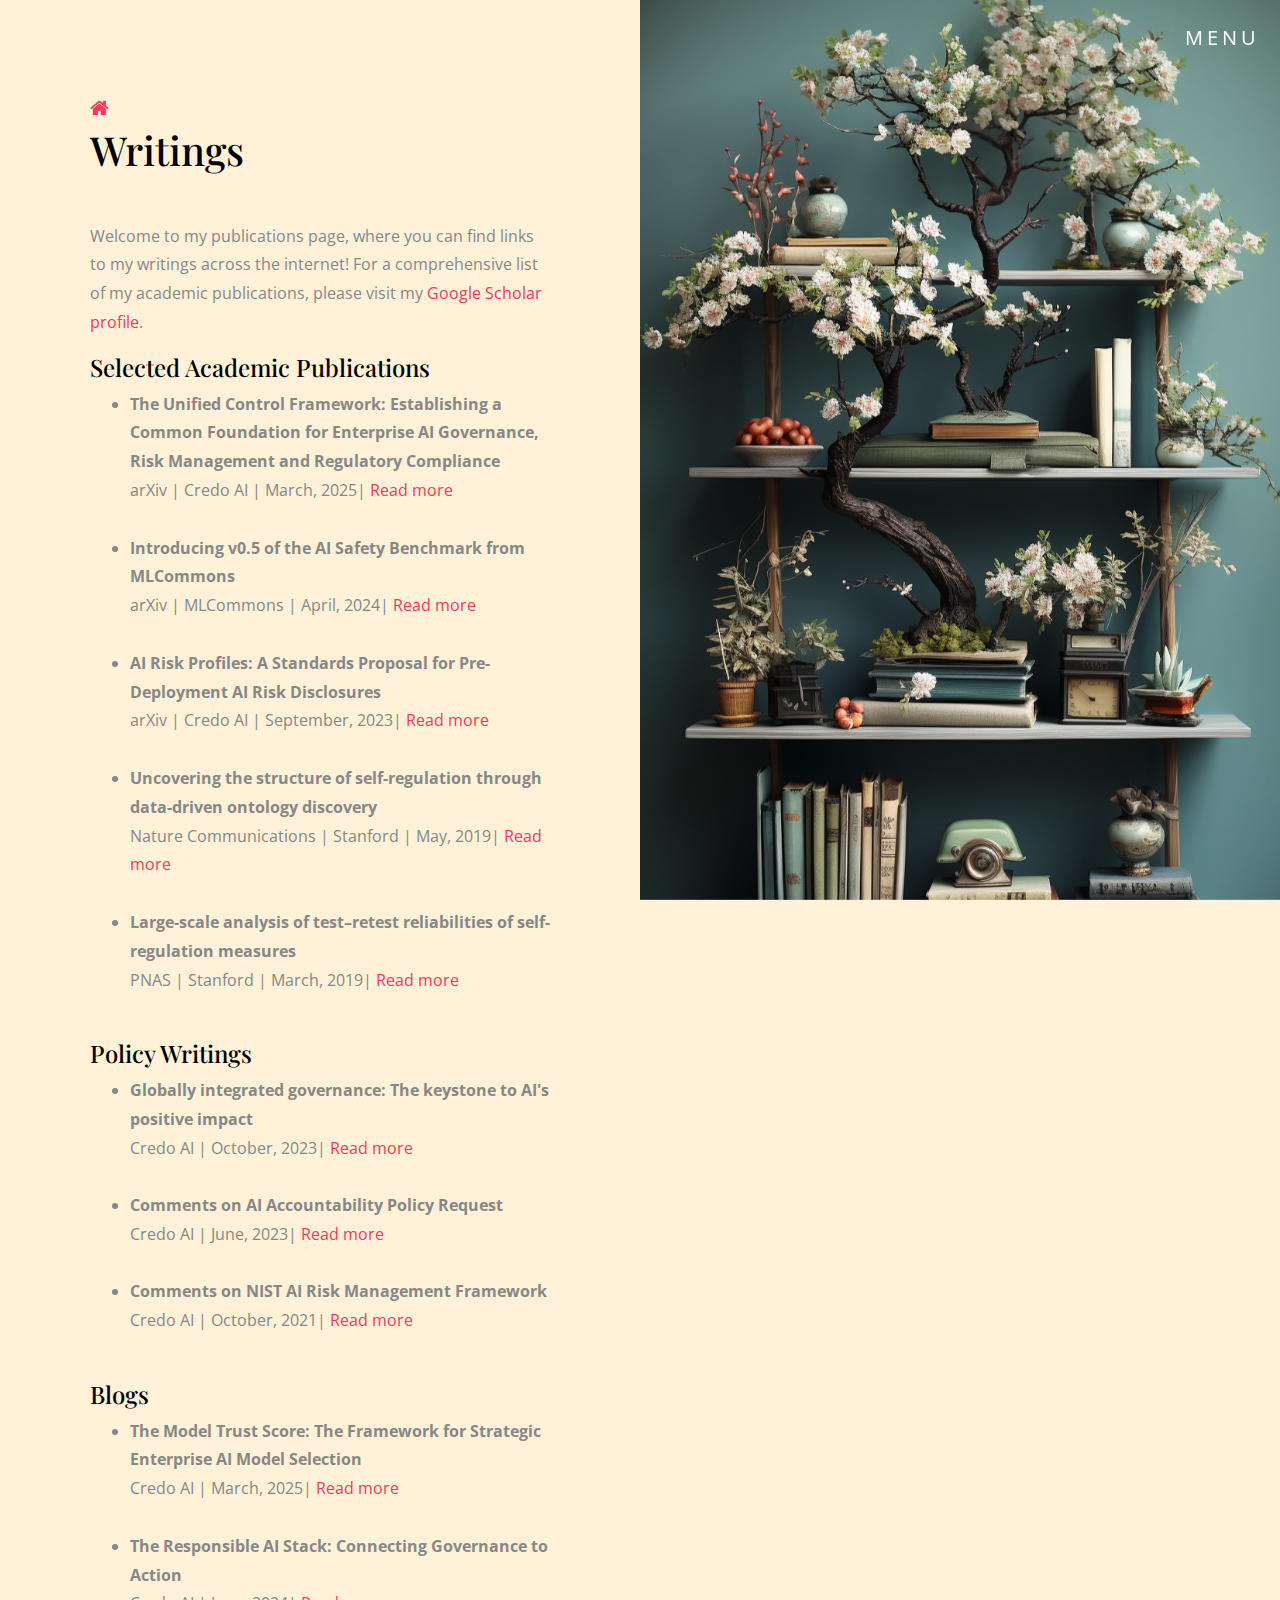
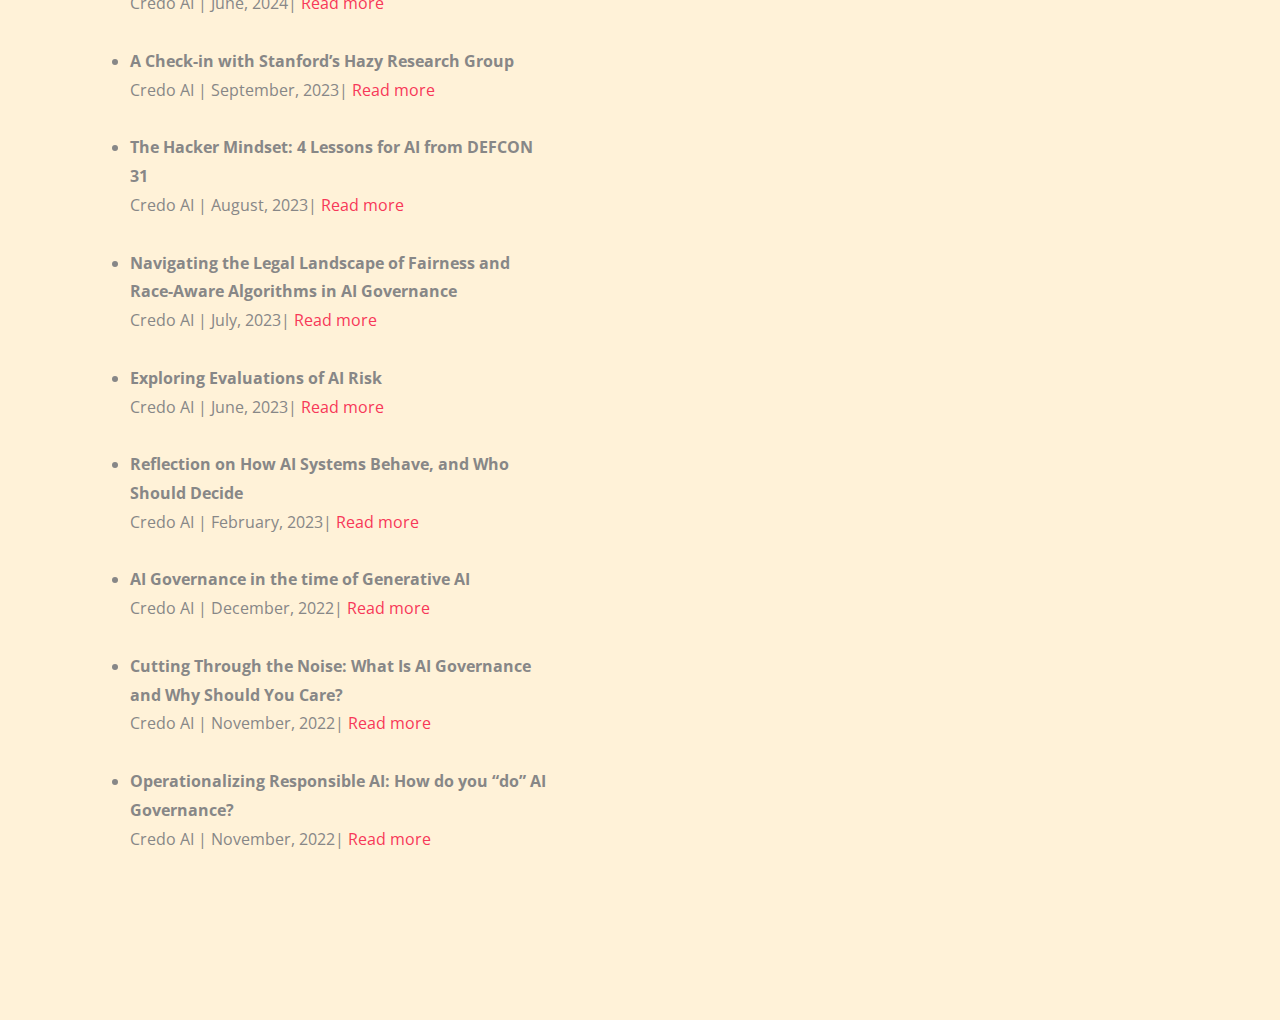
<file: publications.html>
<!doctype html>
<html lang="en">

<head>
  <!-- Google tag (gtag.js) -->
  <script async src="https://www.googletagmanager.com/gtag/js?id=G-X8TBGTHRZR"></script>
  <script>
    window.dataLayer = window.dataLayer || [];
    function gtag(){dataLayer.push(arguments);}
    gtag('js', new Date());

    gtag('config', 'G-X8TBGTHRZR');
  </script>
  <title>Resources - Ian W Eisenberg</title>
  <meta charset="utf-8">
  <meta name="viewport" content="width=device-width, initial-scale=1, shrink-to-fit=no">
  
  <!-- Existing Stylesheets -->
  <link href="https://fonts.googleapis.com/css?family=Open+Sans:300,400,700,800|Playfair+Display:,300, 400, 700"
    rel="stylesheet">
  <link rel="stylesheet" href="fonts/fontawesome/css/font-awesome.min.css">
  <link rel="stylesheet" href="css/bootstrap.css">
  <link rel="stylesheet" href="css/style.css">
  <script src="https://code.jquery.com/jquery-1.10.2.js"></script>
  <script>
$(document).ready(function(){
  $.getJSON("publications.json", function(data){
    var pub_items = [], policy_items = []; blog_items = [];
    
    data.publications.sort(function(a, b){
      return new Date(b.date) - new Date(a.date);
    });
    $.each(data.publications, function(key, val){
      pub_items.push("<li><strong>" + val.title + "</strong><br>" +
        val.journal + " | " + val.source + " | " + val.date + "| <a href='" + val.link + "' target='_blank'>Read more</a></li><br>");
    });

    data.policy.sort(function(a, b){
      return new Date(b.date) - new Date(a.date);
    });
    $.each(data.policy, function(key, val){
      policy_items.push("<li><strong>" + val.title + "</strong><br>" +
        val.source + " | " + val.date + "| <a href='" + val.link + "' target='_blank'>Read more</a></li><br>");
    });


    data.blogs.sort(function(a, b){
      return new Date(b.date) - new Date(a.date);
    });
    $.each(data.blogs, function(key, val){
      blog_items.push("<li><strong>" + val.title + "</strong><br>" +
                    val.source + " | " + val.date + "| <a href='" + val.link + "' target='_blank'>Read more</a></li><br>");
    });

    $(".academic-list").html(pub_items.join(""));
    $(".policy-list").html(policy_items.join(""));
    $(".blog-list").html(blog_items.join(""));
  });
});
  </script>
      <script>
        document.addEventListener('DOMContentLoaded', function(){
            document.querySelector('.offcanvas-toggle').style.color = '#fff'; 
        });
    </script>

</head>

<body>

  <div class="site-wrap">
    <!--Navigation bar-->
    <a href="#" class="offcanvas-toggle js-offcanvas-toggle">Menu</a>
    <div id="nav-placeholder"></div>
    <script>
      $("#nav-placeholder").load(
        "nav.html",
        "",
        function(){
          path = window.location.pathname.substring(1);
          $(`a[href$="${path}"]`).parent().addClass('active');
        }
      );
    </script>
    <!--end of Navigation bar-->
    
    <aside style="background-image: url(img/publications.png);"></aside>
    <main>
      <a href="index.html" class="home-button"><span class="fa fa-home"></span></a>
      <h1 class="mb-5">Writings</h1>
      <p>Welcome to my publications page, where you can find links to my writings across the internet! For a comprehensive list of my academic publications, please visit my <a href="https://scholar.google.com/citations?user=K--e-R4AAAAJ&hl=en">Google Scholar profile</a>.</p>
      
      <div class="mb-5">
      <!-- Academic Section -->
      <section id="academic">
        <h4>Selected Academic Publications</h4>
        <ul class="academic-list">
        </ul>
      </section>
      
      <!-- Policy Section -->
      <section id="policy">
        <h4>Policy Writings</h4>
        <ul class="policy-list">
        </ul>
      </section>

      <!-- Blogs Section -->
      <section id="blogs">
        <h4>Blogs</h4>
        <ul class="blog-list">
        </ul>
      </section>
    </div>
    </main>
  </div>

  <!-- Existing Scripts -->
  <script src="js/jquery-3.2.1.min.js"></script>
  <script src="js/popper.min.js"></script>
  <script src="js/bootstrap.min.js"></script>
  <script src="js/main.js"></script>

</body>

</html>
</file>
<file: css/style.css>
body {
  font-family: "Open Sans", Arial, sans-serif;
  font-weight: 400;
  font-size: 16px;
  line-height: 1.8;
  color: #878787;
  background: #fff2d8;
}

a {
  -webkit-transition: .3s all ease;
  -o-transition: .3s all ease;
  transition: .3s all ease;
  text-decoration: none;
}

a:hover {
  text-decoration: none;
}

h1, h2, h3, h4, h5 {
  color: #000;
  font-family: "Playfair Display", times, serif;
}

.btn, .form-control {
  outline: none;
  -webkit-box-shadow: none !important;
  box-shadow: none !important;
}

.btn:focus, .btn:active, .form-control:focus, .form-control:active {
  outline: none;
}

.form-control {
  -webkit-box-shadow: none !important;
  box-shadow: none !important;
  height: 50px;
  border-width: 2px;
}

textarea.form-control {
  height: inherit;
}

.btn {
  font-size: 13px;
  text-transform: uppercase;
  letter-spacing: .2em;
  border-radius: 0;
}

.btn.btn-primary {
  color: #fff;
  border-width: 2px;
}

.btn.btn-primary:hover, .btn.btn-primary:active, .btn.btn-primary:focus {
  border-color: #f96982;
  background: #f96982;
}

.btn.btn-sm {
  font-size: 12px;
}

.btn.btn-outline-primary {
  border-width: 2px;
  color: #F73859;
}

.btn.btn-outline-primary:hover, .btn.btn-outline-primary:focus, .btn.btn-outline-primary:active {
  color: #fff;
}

.btn.btn-outline-white {
  border-width: 2px;
  border-color: #fff;
  color: #fff;
}

.btn.btn-outline-white:hover, .btn.btn-outline-white:focus {
  background: #fff;
  color: #000;
  border-width: 2px;
}

.btn:hover {
  text-decoration: none;
}

header {
  position: absolute;
  top: 0;
  left: 0;
  width: 100%;
  z-index: 5;
}

header .navbar-brand {
  text-transform: uppercase;
  letter-spacing: .2em;
  font-weight: 400;
}

header .navbar-brand.absolute {
  position: absolute;
}

@media (max-width: 991px) {
  header .navbar-brand.absolute {
    position: relative;
  }
}

header .navbar-brand span {
  color: #F73859;
}

header .navbar {
  padding-top: 0;
  padding-bottom: 0;
  background: none !important;
  position: relative;
}

@media (max-width: 767px) {
  header .navbar {
    background: black !important;
    padding-top: .5rem;
    padding-bottom: .5rem;
  }
}

header .navbar .nav-link {
  padding: 1.7rem 1rem;
  outline: none !important;
  font-size: 12px;
  text-transform: uppercase;
  letter-spacing: .2em;
}

@media (max-width: 767px) {
  header .navbar .nav-link {
    padding: .5rem 0rem;
  }
}

header .navbar .nav-link.active {
  color: #fff;
}

header .navbar .dropdown-menu {
  font-size: 14px;
  border-radius: 0px;
  border: none;
  -webkit-box-shadow: 0 2px 30px 0px rgba(0, 0, 0, 0.2);
  box-shadow: 0 2px 30px 0px rgba(0, 0, 0, 0.2);
  min-width: 13em;
  margin-top: -10px;
}

header .navbar .dropdown-menu:before {
  bottom: 100%;
  left: 10%;
  border: solid transparent;
  content: " ";
  height: 0;
  width: 0;
  position: absolute;
  pointer-events: none;
  border-bottom-color: #fff;
  border-width: 7px;
}

@media (max-width: 991px) {
  header .navbar .dropdown-menu:before {
    display: none;
  }
}

header .navbar .dropdown-menu .dropdown-item:hover {
  background: #F73859;
  color: #fff;
}

header .navbar .dropdown-menu .dropdown-item.active {
  background: #F73859;
  color: #fff;
}

header .navbar .dropdown-menu a {
  padding-top: 7px;
  padding-bottom: 7px;
}

header .navbar .cta-btn a {
  background: #F73859;
  color: #000 !important;
  padding-left: 20px !important;
  padding-right: 20px !important;
  text-transform: uppercase;
  padding-top: 26px !important;
  padding-bottom: 26px !important;
  line-height: 1;
  -webkit-transition: .3s all ease;
  -o-transition: .3s all ease;
  transition: .3s all ease;
}

header .navbar .cta-btn a:hover {
  color: #fff !important;
  -webkit-box-shadow: 2px 0 30px -5px rgba(247, 56, 89, 0.9);
  box-shadow: 2px 0 30px -5px rgba(247, 56, 89, 0.9);
}

.site-wrap {
  -webkit-transition: .3s all ease;
  -o-transition: .3s all ease;
  transition: .3s all ease;
}

body.offcanvas-open {
  position: relative;
  overflow: hidden;
}

body.offcanvas-open .site-wrap {
  -webkit-transform: translateX(-240px);
  -ms-transform: translateX(-240px);
  transform: translateX(-240px);
}

.offcanvas-toggle {
  position: fixed;
  z-index: 89;
  right: 20px;
  text-transform: uppercase;
  letter-spacing: .2em;
  font-size: 20px;
  top: 20px;
  color: #000;
}

.offcanvas-toggle:hover {
  color: rgba(247, 56, 89, 0.9);
  opacity: .7;
}

.offcanvas-toggle.light {
  color: #fff;
}

.offcanvas-toggle.light:hover {
  color: #fff;
  opacity: .7;
}

.offcanvas_menu {
  position: fixed;
  top: 0;
  right: 0;
  height: 100vh;
  margin-right: -240px;
  overflow: scroll;
  z-index: 100;
  width: 240px;
  background: #283149;
  padding: 20px 30px;
}

.offcanvas_menu ul {
  margin: 0;
  padding: 0;
}

.offcanvas_menu ul li {
  margin: 0 0 10px 0;
  padding: 0;
  list-style: none;
}

.offcanvas_menu ul li a {
  color: #fff;
  font-size: 18px;
}

.offcanvas_menu ul li a:hover {
  opacity: .5;
}

.offcanvas_menu ul li.active a {
  color: #F73859;
}

.offcanvas_menu ul.social li {
  display: inline-block;
}

.offcanvas_menu ul.social li a {
  color: #fff;
  font-size: 20px;
  padding: 5px 10px;
}

.offcanvas_menu ul.social li a:hover {
  opacity: .5;
}

.offcanvas_menu ul.social li:first-child a {
  padding-left: 0;
}

main, aside {
  width: 100%;
}

@media (min-width: 576px) {
  main, aside {
    width: 50%;
  }
}

aside {
  background-position: center center;
  background-size: cover;
  background-repeat: no-repeat;
  height: 400px;
  position: relative;
}


@media (min-width: 576px) {
  aside {
    height: 100vh;
    position: fixed;
    right: 0;
    top: 0;
  }
}

main {
  float: left;
  padding: 7%;
  position: relative;
}

.home-button {
  top: 0px;
  color: #F73859;
  font-size: 20px;
  position: relative;
}

@media (min-width: 576px) {
  .home-button {
    display: block;
  }
}

.portfolio-list {
  padding: 0;
  margin: 0;
}

.portfolio-list li {
  padding: 0;
  margin: 0 0 20px 0;
  display: block;
  list-style: none;
  padding: 10px;
  border: 1px solid #e6e6e6;
  -webkit-transition: .3s all ease;
  -o-transition: .3s all ease;
  transition: .3s all ease;
}

.portfolio-list li:hover {
  -webkit-box-shadow: 0 4px 10px 0 rgba(0, 0, 0, 0.1);
  box-shadow: 0 4px 10px 0 rgba(0, 0, 0, 0.1);
}

.portfolio-list li a {
  display: block;
  position: relative;
}

.portfolio-list li a:before {
  position: absolute;
  content: "";
  top: 0;
  left: 0;
  bottom: 0;
  right: 0;
  background: #F73859;
  -webkit-transition: .3s all ease;
  -o-transition: .3s all ease;
  transition: .3s all ease;
  visibility: hidden;
  opacity: 0;
}

.portfolio-list li a img {
  max-width: 100%;
}

.portfolio-list li a .text {
  position: absolute;
  top: 50%;
  width: 75%;
  margin: auto;
  -webkit-transform: translateY(-50%);
  -ms-transform: translateY(-50%);
  transform: translateY(-50%);
  text-align: center;
  left: 0;
  right: 0;
  opacity: 0;
  visibility: hidden;
  -webkit-transition: .3s all ease;
  -o-transition: .3s all ease;
  transition: .3s all ease;
}

.portfolio-list li a .text h3 {
  color: #fff;
}

.portfolio-list li a .text span {
  color: #fff;
  opacity: .8;
}

.portfolio-list li a:hover:before {
  visibility: visible;
  opacity: 1;
}

.portfolio-list li a:hover .text {
  opacity: 1;
  visibility: visible;
}

.resume-list {
  padding: 0;
  margin: 0;
}

.resume-list li {
  padding: 0;
  margin: 0 0 30px 0;
  display: block;
  list-style: none;
}

.resume-list li .date {
  color: #000;
  opacity: .6;
}

.resume-list li h3 {
  color: #000;
  font-size: 24px;
}

.half > div {
  width: 50%;
  padding: 4% 5%;
}

.half > div.bg {
  background-size: cover;
  background-position: center center;
}

.half > div.bg.campmeeting #date-countdown .countdown-block {
  font-size: 12px;
  text-transform: capitalize;
}

.half > div.bg.campmeeting #date-countdown .countdown-block .label {
  font-size: 30px;
  color: #fff;
}

.half > div.bg.campmeeting h2 {
  color: #fff;
}

@media (max-width: 991px) {
  .half > div.bg {
    height: 350px;
  }
}

@media (max-width: 991px) {
  .half > div {
    width: 100%;
  }
}

.site-subscribe {
  background: #F73859;
  padding: 2em 0;
}

.event-list-item {
  display: table;
  border-bottom: 1px solid #ccc;
  width: 100%;
}

.event-list-item.first {
  border-top: 1px solid #ccc;
}

.event-list-item p, .event-list-item span {
  padding: 20px 10px;
}

.event-list-item span, .event-list-item p {
  display: table-cell;
}

.event-list-item .date {
  border-right: 1px solid #ccc;
  text-transform: uppercase;
  color: #b3b3b3;
}

.event-list-item .more {
  text-transform: uppercase;
  font-size: 13px;
}

.event-list-item .date, .event-list-item .more {
  width: 20%;
}

.event-list-item p {
  font-size: 18px;
  color: #000;
  width: 60%;
}

.upcoming-events-highlight {
  border-bottom: 1px solid #2e2e2e;
  padding: 3em 0;
  background: #262626;
}

.upcoming-events-highlight .section-heading {
  background: #ffc107;
  padding: 2px 15px;
  display: inline-block;
  font-size: 11px;
  color: #fff;
  text-transform: uppercase;
  letter-spacing: .2em;
  margin-bottom: 15px;
}

.upcoming-events-highlight h2 {
  font-size: 20px;
  font-family: "Playfair Display", times, serif;
}

.upcoming-events-highlight h2 a {
  color: #fff;
}

.upcoming-events-highlight .events-meta {
  color: rgba(255, 255, 255, 0.5);
  font-size: 10px;
  text-transform: uppercase;
  letter-spacing: .1em;
}

.upcoming-events-highlight .counter-number-item {
  background: #ffc107;
  width: 100%;
  padding: 20px;
  text-align: center;
  font-size: 30px;
  font-family: "Playfair Display", times, serif;
  color: #fff;
  line-height: 1;
}

.pastor .position {
  opacity: .5;
  margin-bottom: 10px;
}

.pastor p {
  margin-bottom: 30px;
}

.pastor h3 {
  font-size: 20px;
}

.section-heading {
  background: #ffc107;
  padding: 2px 15px;
  display: inline-block;
  font-size: 11px;
  color: #fff;
  text-transform: uppercase;
  letter-spacing: .2em;
  margin-bottom: 15px;
}

.sermon {
  background: #000;
  float: left;
  width: 100%;
}

.sermon .sermon-text {
  padding: 20px;
}

.sermon .sermon-text p:last-child {
  margin-bottom: 0;
}

.sermon h2 {
  font-size: 18px;
}

.sermon h2 a {
  color: #fff;
}

.sermon h2 a:hover {
  opacity: .8;
}

.sermon .sermon-meta {
  text-transform: uppercase;
  font-size: 11px;
  letter-spacing: .1em;
}

.sermon .sermon-meta a {
  color: #fff;
}

.sermon .sermon-meta a:hover {
  opacity: .8;
}

.custom-media img {
  width: 120px;
}

.custom-media.d-block img {
  width: inherit;
  max-width: 100%;
  margin-bottom: 20px;
}

.custom-media .icon span {
  font-size: 70px;
  color: #F73859;
}

.custom-media h3 {
  font-size: 18px;
  line-height: 1.5;
}

.custom-media h3 a {
  color: #000;
}

.custom-media h3 a:hover {
  opacity: .7;
}

.custom-media .post-meta {
  text-transform: uppercase;
  font-size: 11px;
  letter-spacing: .1em;
}

.custom-media .post-meta a {
  color: #000;
}

.custom-media .post-meta a:hover {
  opacity: .8;
}

.custom-icon {
  font-size: 70px;
  color: #F73859;
}

/* Owl Carousel */
.owl-carousel .owl-item {
  opacity: .4;
}

.owl-carousel .owl-item.active {
  opacity: 1;
}

.owl-carousel .owl-nav {
  position: absolute;
  top: 50%;
  width: 100%;
}

.owl-carousel .owl-nav .owl-prev,
.owl-carousel .owl-nav .owl-next {
  position: absolute;
  -webkit-transform: translateY(-50%);
  -ms-transform: translateY(-50%);
  transform: translateY(-50%);
  margin-top: -10px;
  opacity: .2;
  -webkit-transition: .3s all ease;
  -o-transition: .3s all ease;
  transition: .3s all ease;
}

.owl-carousel .owl-nav .owl-prev:hover, .owl-carousel .owl-nav .owl-prev:focus, .owl-carousel .owl-nav .owl-prev:active,
.owl-carousel .owl-nav .owl-next:hover,
.owl-carousel .owl-nav .owl-next:focus,
.owl-carousel .owl-nav .owl-next:active {
  outline: none;
  opacity: 1;
}

.owl-carousel .owl-nav .owl-prev span:before,
.owl-carousel .owl-nav .owl-next span:before {
  font-size: 40px;
}

.owl-carousel .owl-nav .owl-prev {
  left: 30px !important;
}

.owl-carousel .owl-nav .owl-next {
  right: 30px !important;
}

.owl-carousel .owl-dots {
  text-align: center;
}

.owl-carousel .owl-dots .owl-dot {
  width: 10px;
  height: 10px;
  margin: 5px;
  border-radius: 50%;
  background: none;
}

.owl-carousel .owl-dots .owl-dot.active {
  background: #fff;
}

.owl-carousel.testimony-slider .owl-item {
  margin-bottom: 30px;
  text-align: center;
}

.owl-carousel.testimony-slider .owl-item img {
  width: 120px;
  margin: 0 auto 30px auto;
  border-radius: 50%;
}

.owl-carousel.testimony-slider .owl-item blockquote {
  font-size: 20px;
  color: #000;
  font-style: italic;
}

.owl-carousel.testimony-slider .owl-dots {
  text-align: center;
}

.owl-carousel.testimony-slider .owl-dots .owl-dot {
  width: 10px;
  height: 10px;
  margin: 5px;
  border-radius: 50%;
  background: #cccccc;
}

.owl-carousel.testimony-slider .owl-dots .owl-dot.active {
  background: #000;
}

.owl-carousel.testimony-slider .owl-dots .owl-dot:focus, .owl-carousel.testimony-slider .owl-dots .owl-dot:active {
  outline: none;
}

.owl-carousel.home-slider {
  z-index: 1;
  position: relative;
}

.owl-carousel.home-slider .btn-link {
  color: #fff;
}

.owl-carousel.home-slider .owl-nav {
  opacity: 0;
  visibility: hidden;
  -webkit-transition: .3s all ease;
  -o-transition: .3s all ease;
  transition: .3s all ease;
}

.owl-carousel.home-slider .owl-nav button {
  color: #fff;
}

.owl-carousel.home-slider:focus .owl-nav, .owl-carousel.home-slider:hover .owl-nav {
  opacity: 1;
  visibility: visible;
}

.owl-carousel.home-slider .slider-item {
  background-size: cover;
  background-repeat: no-repeat;
  background-position: center center;
  height: calc(100vh - 217px);
  min-height: 700px;
  position: relative;
}

.owl-carousel.home-slider .slider-item:before {
  position: absolute;
  top: 0;
  left: 0;
  right: 0;
  bottom: 0;
  background: rgba(0, 0, 0, 0.2);
  content: "";
}

.owl-carousel.home-slider .slider-item .slider-text {
  color: #fff;
  height: calc(100vh - 217px);
  min-height: 700px;
}

.owl-carousel.home-slider .slider-item .slider-text .child-name {
  font-size: 40px;
  color: #fff;
}

.owl-carousel.home-slider .slider-item .slider-text h1 {
  font-size: 40px;
  color: #fff;
  line-height: 1.2;
  font-weight: 300 !important;
}

@media (max-width: 991px) {
  .owl-carousel.home-slider .slider-item .slider-text h1 {
    font-size: 40px;
  }
}

.owl-carousel.home-slider .slider-item .slider-text p {
  font-size: 20px;
  line-height: 1.5;
  font-weight: 300;
  color: white;
}

.owl-carousel.home-slider.inner-page .slider-item {
  height: calc(50vh - 117px);
  min-height: 550px;
}

.owl-carousel.home-slider.inner-page .slider-item .slider-text {
  color: #fff;
  height: calc(50vh - 117px);
  min-height: 550px;
}

.owl-carousel.home-slider .owl-dots {
  position: absolute;
  bottom: 100px;
  width: 100%;
}

.owl-carousel.home-slider .owl-dots .owl-dot {
  width: 10px;
  height: 10px;
  margin: 5px;
  border-radius: 50%;
  border: 2px solid rgba(255, 255, 255, 0.5);
  outline: none !important;
  position: relative;
  -webkit-transition: .3s all ease;
  -o-transition: .3s all ease;
  transition: .3s all ease;
}

.owl-carousel.home-slider .owl-dots .owl-dot.active {
  border: 2px solid white;
}

.owl-carousel.home-slider .owl-dots .owl-dot.active span {
  background: white;
}

.owl-carousel.major-caousel .owl-stage-outer {
  padding-top: 30px;
  padding-bottom: 30px;
}

.owl-carousel.major-caousel .owl-nav .owl-prev, .owl-carousel.major-caousel .owl-nav .owl-next {
  -webkit-transition: .3s all ease;
  -o-transition: .3s all ease;
  transition: .3s all ease;
  color: #495057;
}

.owl-carousel.major-caousel .owl-nav .owl-prev:hover, .owl-carousel.major-caousel .owl-nav .owl-prev:focus, .owl-carousel.major-caousel .owl-nav .owl-next:hover, .owl-carousel.major-caousel .owl-nav .owl-next:focus {
  color: #868e96;
  outline: none;
}

.owl-carousel.major-caousel .owl-nav .owl-prev.disabled, .owl-carousel.major-caousel .owl-nav .owl-next.disabled {
  color: #dee2e6;
}

.owl-carousel.major-caousel .owl-nav .owl-prev {
  left: -60px !important;
}

.owl-carousel.major-caousel .owl-nav .owl-next {
  right: -60px !important;
}

.owl-carousel.major-caousel .owl-dots {
  bottom: -30px !important;
  position: relative;
}

.owl-custom-nav {
  float: right;
  position: relative;
  z-index: 10;
}

.owl-custom-nav .owl-custom-prev,
.owl-custom-nav .owl-custom-next {
  padding: 10px;
  font-size: 30px;
  background: #ccc;
  line-height: 0;
  width: 60px;
  text-align: center;
  display: inline-block;
}

.section {
  padding: 7em 0;
}

.section-subscribe {
  padding: 2em 0;
}

.contact-form-contact-info p {
  margin-bottom: 30px;
  font-size: 20px;
  line-height: 1.5;
  color: #000;
}

.contact-form-contact-info p .icon {
  top: -4px;
  position: relative;
  width: 0px;
  font-size: 30px;
  color: #F73859;
}

.load-more {
  display: block;
  padding: 40px;
  text-align: center;
  background: #e9ecef;
  color: #000;
  font-size: 20px;
}

.load-more:hover {
  background: #F73859;
  color: #fff;
}

.cover_1 {
  background-size: cover;
  background-position: center center;
  padding: 7em 0;
}

.cover_1 .sub-heading {
  color: rgba(255, 255, 255, 0.7);
  font-size: 22px;
}

.cover_1 .heading {
  font-size: 50px;
  color: white;
  font-weight: 300;
}

.heading {
  color: #000;
}

.heading.border-bottom {
  position: relative;
  padding-bottom: 30px;
}

.heading.border-bottom:before {
  bottom: 0;
  position: absolute;
  content: "";
  width: 50px;
  height: 2px;
  left: 50%;
  -webkit-transform: translateX(-50%);
  -ms-transform: translateX(-50%);
  transform: translateX(-50%);
  background: #F73859;
}

.text-black {
  color: #000 !important;
}

.stretch-section .video {
  display: block;
  position: relative;
  -webkit-box-shadow: 4px 4px 70px -20px rgba(0, 0, 0, 0.5);
  box-shadow: 4px 4px 70px -20px rgba(0, 0, 0, 0.5);
}

.media-feature {
  padding: 30px;
  -webkit-transition: .2s all ease-out;
  -o-transition: .2s all ease-out;
  transition: .2s all ease-out;
  background: #fff;
  z-index: 1;
  position: relative;
  border-bottom: 10px solid transparent;
  border-radius: 4px;
  font-size: 15px;
}

.media-feature .icon {
  font-size: 60px;
  color: #F73859;
}

.media-feature h3 {
  font-size: 16px;
  text-transform: uppercase;
}

.media-feature:hover, .media-feature:focus {
  -webkit-box-shadow: 0 2px 20px -3px rgba(0, 0, 0, 0.1);
  box-shadow: 0 2px 20px -3px rgba(0, 0, 0, 0.1);
  -webkit-transform: scale(1.05);
  -ms-transform: scale(1.05);
  transform: scale(1.05);
  z-index: 2;
  border-bottom: 10px solid #F73859;
}

.media-custom {
  background: #fff;
  -webkit-transition: .3s all ease;
  -o-transition: .3s all ease;
  transition: .3s all ease;
  margin-bottom: 30px;
  position: relative;
  top: 0;
}

.media-custom .meta-post {
  color: #ced4da;
  font-size: 13px;
  text-transform: uppercase;
}

.media-custom > a {
  position: relative;
  overflow: hidden;
  display: block;
}

.media-custom .meta-chat {
  color: #ced4da;
}

.media-custom .meta-chat:hover {
  color: #868e96;
}

.media-custom img {
  -webkit-transition: .3s all ease;
  -o-transition: .3s all ease;
  transition: .3s all ease;
}

.media-custom:focus img, .media-custom:hover img {
  -webkit-transform: scale(1.1);
  -ms-transform: scale(1.1);
  transform: scale(1.1);
}

.media-custom .media-body {
  padding: 30px;
}

.media-custom .media-body h3 {
  font-size: 20px;
}

.media-custom .media-body p:last-child {
  margin-bottom: 0;
}

.media-testimonial img {
  width: 100px;
  border-radius: 50%;
}

.media-testimonial blockquote p {
  font-size: 20px;
  color: #000;
  font-style: italic;
}

.list-unstyled.check li {
  position: relative;
  padding-left: 30px;
  line-height: 1.3;
  margin-bottom: 10px;
}

.list-unstyled.check li:before {
  color: #5AC8D8;
  left: 0;
  font-family: "Ionicons";
  content: "\f122";
  position: absolute;
}

#modalAppointment .modal-content {
  border-radius: 0;
  border: none;
}

#modalAppointment .modal-body, #modalAppointment .modal-footer {
  padding: 40px;
}

.site-footer {
  border-top: 1px solid #2e2e2e;
  padding: 5em 0;
  background: #262626;
  font-size: 13px;
  color: rgba(255, 255, 255, 0.5);
}

.site-footer p:last-child {
  margin-bottom: 0;
}

.site-footer a {
  color: #F73859;
  border-bottom: 1px solid transparent;
}

.site-footer a:hover {
  color: #fff;
  border-bottom: 1px solid rgba(255, 255, 255, 0.2);
}

.site-footer h3 {
  font-size: 16px;
  margin-bottom: 20px;
  font-weight: bold;
  color: #fff;
}

.site-footer .footer-link li {
  line-height: 1.5;
  margin-bottom: 15px;
}

.site-footer hr {
  width: 100%;
}

.footer-social a {
  line-height: 0;
  border-radius: 50%;
  margin: 0 5px 5px 0;
  border: 1px solid rgba(255, 255, 255, 0.1);
  width: 30px;
  height: 30px;
  text-align: center;
  display: inline-block;
}

.footer-social a:hover {
  background: #fff;
  border-color: #fff;
  color: #000;
}

.link-thumbnail {
  display: block;
  position: relative;
  overflow: hidden;
  text-align: center;
}

@media (max-width: 991px) {
  .link-thumbnail {
    margin-bottom: 30px;
  }
}

.link-thumbnail img {
  position: relative;
  -webkit-transition: .3s all ease;
  -o-transition: .3s all ease;
  transition: .3s all ease;
}

.link-thumbnail .date {
  display: block;
  font-size: 12px;
  color: rgba(255, 255, 255, 0.4);
  text-transform: uppercase;
  margin-bottom: 10px;
}

.link-thumbnail .icon {
  position: absolute;
  -webkit-transition: .3s all ease;
  -o-transition: .3s all ease;
  transition: .3s all ease;
  z-index: 4;
  top: 50%;
  font-size: 30px;
  color: #fff;
  left: 50%;
  -webkit-transform: translate(-50%, -50%);
  -ms-transform: translate(-50%, -50%);
  transform: translate(-50%, -50%);
  opacity: 0;
  visibility: hidden;
  margin-top: 30px;
}

.link-thumbnail h3 {
  opacity: 0;
  visibility: hidden;
  position: absolute;
  bottom: -20px;
  left: 0;
  color: #fff;
  font-size: 18px;
  -webkit-transition: .5s all ease;
  -o-transition: .5s all ease;
  transition: .5s all ease;
  z-index: 10;
  left: 50%;
  display: block;
  width: 77%;
  -webkit-transform: translateX(-50%);
  -ms-transform: translateX(-50%);
  transform: translateX(-50%);
}

.link-thumbnail:before {
  opacity: 0;
  visibility: hidden;
  z-index: 2;
  -webkit-transition: .3s all ease;
  -o-transition: .3s all ease;
  transition: .3s all ease;
  top: 0;
  left: 0;
  right: 0;
  bottom: 0;
  content: "";
  background: rgba(0, 0, 0, 0.6);
  position: absolute;
}

.link-thumbnail:hover h3 {
  opacity: 1;
  visibility: visible;
  bottom: 30px;
}

.link-thumbnail:hover img {
  -webkit-transform: scale(1.1);
  -ms-transform: scale(1.1);
  transform: scale(1.1);
}

.link-thumbnail:hover .icon {
  opacity: 1;
  visibility: visible;
  margin-top: 0px;
}

.link-thumbnail:hover:before {
  opacity: 1;
  visibility: visible;
}

.border-t {
  border-top: 1px solid #f8f9fa;
}

.copyright {
  font-size: 14px;
}

.element-animate {
  opacity: 0;
  visibility: hidden;
}

#loader {
  position: fixed;
  width: 96px;
  height: 96px;
  left: 50%;
  top: 50%;
  -webkit-transform: translate(-50%, -50%);
  -ms-transform: translate(-50%, -50%);
  transform: translate(-50%, -50%);
  background-color: rgba(255, 255, 255, 0.9);
  -webkit-box-shadow: 0px 24px 64px rgba(0, 0, 0, 0.24);
  box-shadow: 0px 24px 64px rgba(0, 0, 0, 0.24);
  border-radius: 16px;
  opacity: 0;
  visibility: hidden;
  -webkit-transition: opacity .2s ease-out, visibility 0s linear .2s;
  -o-transition: opacity .2s ease-out, visibility 0s linear .2s;
  transition: opacity .2s ease-out, visibility 0s linear .2s;
  z-index: 1000;
}

#loader.fullscreen {
  padding: 0;
  left: 0;
  top: 0;
  width: 100%;
  height: 100%;
  -webkit-transform: none;
  -ms-transform: none;
  transform: none;
  background-color: #fff;
  border-radius: 0;
  -webkit-box-shadow: none;
  box-shadow: none;
}

#loader.show {
  -webkit-transition: opacity .4s ease-out, visibility 0s linear 0s;
  -o-transition: opacity .4s ease-out, visibility 0s linear 0s;
  transition: opacity .4s ease-out, visibility 0s linear 0s;
  visibility: visible;
  opacity: 1;
}

#loader .circular {
  -webkit-animation: loader-rotate 2s linear infinite;
  animation: loader-rotate 2s linear infinite;
  position: absolute;
  left: calc(50% - 24px);
  top: calc(50% - 24px);
  display: block;
  -webkit-transform: rotate(0deg);
  -ms-transform: rotate(0deg);
  transform: rotate(0deg);
}

#loader .path {
  stroke-dasharray: 1, 200;
  stroke-dashoffset: 0;
  -webkit-animation: loader-dash 1.5s ease-in-out infinite;
  animation: loader-dash 1.5s ease-in-out infinite;
  stroke-linecap: round;
}

@-webkit-keyframes loader-rotate {
  100% {
    -webkit-transform: rotate(360deg);
    transform: rotate(360deg);
  }
}

@keyframes loader-rotate {
  100% {
    -webkit-transform: rotate(360deg);
    transform: rotate(360deg);
  }
}

@-webkit-keyframes loader-dash {
  0% {
    stroke-dasharray: 1, 200;
    stroke-dashoffset: 0;
  }
  50% {
    stroke-dasharray: 89, 200;
    stroke-dashoffset: -35px;
  }
  100% {
    stroke-dasharray: 89, 200;
    stroke-dashoffset: -136px;
  }
}

@keyframes loader-dash {
  0% {
    stroke-dasharray: 1, 200;
    stroke-dashoffset: 0;
  }
  50% {
    stroke-dasharray: 89, 200;
    stroke-dashoffset: -35px;
  }
  100% {
    stroke-dasharray: 89, 200;
    stroke-dashoffset: -136px;
  }
}



# panels imported

.panel {
  margin-bottom: 20px;
  background-color: #fff;
  border: 1px solid transparent;
  border-radius: 4px;
  -webkit-box-shadow: 0 1px 1px rgba(0, 0, 0, 0.05);
  box-shadow: 0 1px 1px rgba(0, 0, 0, 0.05);
}

.panel-body {
  padding: 15px;
}
.panel-body:before, .panel-body:after {
  content: " ";
  display: table;
}
.panel-body:after {
  clear: both;
}

.panel-heading {
  padding: 10px 15px;
  border-bottom: 1px solid transparent;
  border-top-right-radius: 3px;
  border-top-left-radius: 3px;
}
.panel-heading > .dropdown .dropdown-toggle {
  color: inherit;
}

.panel-title {
  margin-top: 0;
  margin-bottom: 0;
  font-size: 20px;
  color: inherit;
}
.panel-title > a,
.panel-title > small,
.panel-title > .small,
.panel-title > small > a,
.panel-title > .small > a {
  color: inherit;
}

.panel-footer {
  padding: 10px 15px;
  background-color: #f5f5f5;
  border-top: 1px solid #ddd;
  border-bottom-right-radius: 3px;
  border-bottom-left-radius: 3px;
}

.panel > .list-group,
.panel > .panel-collapse > .list-group {
  margin-bottom: 0;
}
.panel > .list-group .list-group-item,
.panel > .panel-collapse > .list-group .list-group-item {
  border-width: 1px 0;
  border-radius: 0;
}
.panel > .list-group:first-child .list-group-item:first-child,
.panel > .panel-collapse > .list-group:first-child .list-group-item:first-child {
  border-top: 0;
  border-top-right-radius: 3px;
  border-top-left-radius: 3px;
}
.panel > .list-group:last-child .list-group-item:last-child,
.panel > .panel-collapse > .list-group:last-child .list-group-item:last-child {
  border-bottom: 0;
  border-bottom-right-radius: 3px;
  border-bottom-left-radius: 3px;
}
.panel > .panel-heading + .panel-collapse > .list-group .list-group-item:first-child {
  border-top-right-radius: 0;
  border-top-left-radius: 0;
}

.panel-heading + .list-group .list-group-item:first-child {
  border-top-width: 0;
}

.list-group + .panel-footer {
  border-top-width: 0;
}

.panel > .table,
.panel > .table-responsive > .table,
.panel > .panel-collapse > .table {
  margin-bottom: 0;
}
.panel > .table caption,
.panel > .table-responsive > .table caption,
.panel > .panel-collapse > .table caption {
  padding-left: 15px;
  padding-right: 15px;
}
.panel > .table:first-child,
.panel > .table-responsive:first-child > .table:first-child {
  border-top-right-radius: 3px;
  border-top-left-radius: 3px;
}
.panel > .table:first-child > thead:first-child > tr:first-child,
.panel > .table:first-child > tbody:first-child > tr:first-child,
.panel > .table-responsive:first-child > .table:first-child > thead:first-child > tr:first-child,
.panel > .table-responsive:first-child > .table:first-child > tbody:first-child > tr:first-child {
  border-top-left-radius: 3px;
  border-top-right-radius: 3px;
}
.panel > .table:first-child > thead:first-child > tr:first-child td:first-child,
.panel > .table:first-child > thead:first-child > tr:first-child th:first-child,
.panel > .table:first-child > tbody:first-child > tr:first-child td:first-child,
.panel > .table:first-child > tbody:first-child > tr:first-child th:first-child,
.panel > .table-responsive:first-child > .table:first-child > thead:first-child > tr:first-child td:first-child,
.panel > .table-responsive:first-child > .table:first-child > thead:first-child > tr:first-child th:first-child,
.panel > .table-responsive:first-child > .table:first-child > tbody:first-child > tr:first-child td:first-child,
.panel > .table-responsive:first-child > .table:first-child > tbody:first-child > tr:first-child th:first-child {
  border-top-left-radius: 3px;
}
.panel > .table:first-child > thead:first-child > tr:first-child td:last-child,
.panel > .table:first-child > thead:first-child > tr:first-child th:last-child,
.panel > .table:first-child > tbody:first-child > tr:first-child td:last-child,
.panel > .table:first-child > tbody:first-child > tr:first-child th:last-child,
.panel > .table-responsive:first-child > .table:first-child > thead:first-child > tr:first-child td:last-child,
.panel > .table-responsive:first-child > .table:first-child > thead:first-child > tr:first-child th:last-child,
.panel > .table-responsive:first-child > .table:first-child > tbody:first-child > tr:first-child td:last-child,
.panel > .table-responsive:first-child > .table:first-child > tbody:first-child > tr:first-child th:last-child {
  border-top-right-radius: 3px;
}
.panel > .table:last-child,
.panel > .table-responsive:last-child > .table:last-child {
  border-bottom-right-radius: 3px;
  border-bottom-left-radius: 3px;
}
.panel > .table:last-child > tbody:last-child > tr:last-child,
.panel > .table:last-child > tfoot:last-child > tr:last-child,
.panel > .table-responsive:last-child > .table:last-child > tbody:last-child > tr:last-child,
.panel > .table-responsive:last-child > .table:last-child > tfoot:last-child > tr:last-child {
  border-bottom-left-radius: 3px;
  border-bottom-right-radius: 3px;
}
.panel > .table:last-child > tbody:last-child > tr:last-child td:first-child,
.panel > .table:last-child > tbody:last-child > tr:last-child th:first-child,
.panel > .table:last-child > tfoot:last-child > tr:last-child td:first-child,
.panel > .table:last-child > tfoot:last-child > tr:last-child th:first-child,
.panel > .table-responsive:last-child > .table:last-child > tbody:last-child > tr:last-child td:first-child,
.panel > .table-responsive:last-child > .table:last-child > tbody:last-child > tr:last-child th:first-child,
.panel > .table-responsive:last-child > .table:last-child > tfoot:last-child > tr:last-child td:first-child,
.panel > .table-responsive:last-child > .table:last-child > tfoot:last-child > tr:last-child th:first-child {
  border-bottom-left-radius: 3px;
}
.panel > .table:last-child > tbody:last-child > tr:last-child td:last-child,
.panel > .table:last-child > tbody:last-child > tr:last-child th:last-child,
.panel > .table:last-child > tfoot:last-child > tr:last-child td:last-child,
.panel > .table:last-child > tfoot:last-child > tr:last-child th:last-child,
.panel > .table-responsive:last-child > .table:last-child > tbody:last-child > tr:last-child td:last-child,
.panel > .table-responsive:last-child > .table:last-child > tbody:last-child > tr:last-child th:last-child,
.panel > .table-responsive:last-child > .table:last-child > tfoot:last-child > tr:last-child td:last-child,
.panel > .table-responsive:last-child > .table:last-child > tfoot:last-child > tr:last-child th:last-child {
  border-bottom-right-radius: 3px;
}
.panel > .panel-body + .table,
.panel > .panel-body + .table-responsive,
.panel > .table + .panel-body,
.panel > .table-responsive + .panel-body {
  border-top: 1px solid #ddd;
}
.panel > .table > tbody:first-child > tr:first-child th,
.panel > .table > tbody:first-child > tr:first-child td {
  border-top: 0;
}
.panel > .table-bordered,
.panel > .table-responsive > .table-bordered {
  border: 0;
}
.panel > .table-bordered > thead > tr > th:first-child,
.panel > .table-bordered > thead > tr > td:first-child,
.panel > .table-bordered > tbody > tr > th:first-child,
.panel > .table-bordered > tbody > tr > td:first-child,
.panel > .table-bordered > tfoot > tr > th:first-child,
.panel > .table-bordered > tfoot > tr > td:first-child,
.panel > .table-responsive > .table-bordered > thead > tr > th:first-child,
.panel > .table-responsive > .table-bordered > thead > tr > td:first-child,
.panel > .table-responsive > .table-bordered > tbody > tr > th:first-child,
.panel > .table-responsive > .table-bordered > tbody > tr > td:first-child,
.panel > .table-responsive > .table-bordered > tfoot > tr > th:first-child,
.panel > .table-responsive > .table-bordered > tfoot > tr > td:first-child {
  border-left: 0;
}
.panel > .table-bordered > thead > tr > th:last-child,
.panel > .table-bordered > thead > tr > td:last-child,
.panel > .table-bordered > tbody > tr > th:last-child,
.panel > .table-bordered > tbody > tr > td:last-child,
.panel > .table-bordered > tfoot > tr > th:last-child,
.panel > .table-bordered > tfoot > tr > td:last-child,
.panel > .table-responsive > .table-bordered > thead > tr > th:last-child,
.panel > .table-responsive > .table-bordered > thead > tr > td:last-child,
.panel > .table-responsive > .table-bordered > tbody > tr > th:last-child,
.panel > .table-responsive > .table-bordered > tbody > tr > td:last-child,
.panel > .table-responsive > .table-bordered > tfoot > tr > th:last-child,
.panel > .table-responsive > .table-bordered > tfoot > tr > td:last-child {
  border-right: 0;
}
.panel > .table-bordered > thead > tr:first-child > td,
.panel > .table-bordered > thead > tr:first-child > th,
.panel > .table-bordered > tbody > tr:first-child > td,
.panel > .table-bordered > tbody > tr:first-child > th,
.panel > .table-responsive > .table-bordered > thead > tr:first-child > td,
.panel > .table-responsive > .table-bordered > thead > tr:first-child > th,
.panel > .table-responsive > .table-bordered > tbody > tr:first-child > td,
.panel > .table-responsive > .table-bordered > tbody > tr:first-child > th {
  border-bottom: 0;
}
.panel > .table-bordered > tbody > tr:last-child > td,
.panel > .table-bordered > tbody > tr:last-child > th,
.panel > .table-bordered > tfoot > tr:last-child > td,
.panel > .table-bordered > tfoot > tr:last-child > th,
.panel > .table-responsive > .table-bordered > tbody > tr:last-child > td,
.panel > .table-responsive > .table-bordered > tbody > tr:last-child > th,
.panel > .table-responsive > .table-bordered > tfoot > tr:last-child > td,
.panel > .table-responsive > .table-bordered > tfoot > tr:last-child > th {
  border-bottom: 0;
}
.panel > .table-responsive {
  border: 0;
  margin-bottom: 0;
}

.panel-group {
  margin-bottom: 20px;
}
.panel-group .panel {
  margin-bottom: 0;
  border-radius: 4px;
}
.panel-group .panel + .panel {
  margin-top: 5px;
}
.panel-group .panel-heading {
  border-bottom: 0;
}
.panel-group .panel-heading + .panel-collapse > .panel-body,
.panel-group .panel-heading + .panel-collapse > .list-group {
  border-top: 1px solid #ddd;
}
.panel-group .panel-footer {
  border-top: 0;
}
.panel-group .panel-footer + .panel-collapse .panel-body {
  border-bottom: 1px solid #ddd;
}

.panel-default {
  border-color: #ddd;
}
.panel-default > .panel-heading {
  color: #333333;
  background-color: #f5f5f5;
  border-color: #ddd;
}
.panel-default > .panel-heading + .panel-collapse > .panel-body {
  border-top-color: #ddd;
}
.panel-default > .panel-heading .badge {
  color: #f5f5f5;
  background-color: #333333;
}
.panel-default > .panel-footer + .panel-collapse > .panel-body {
  border-bottom-color: #ddd;
}
</file>
